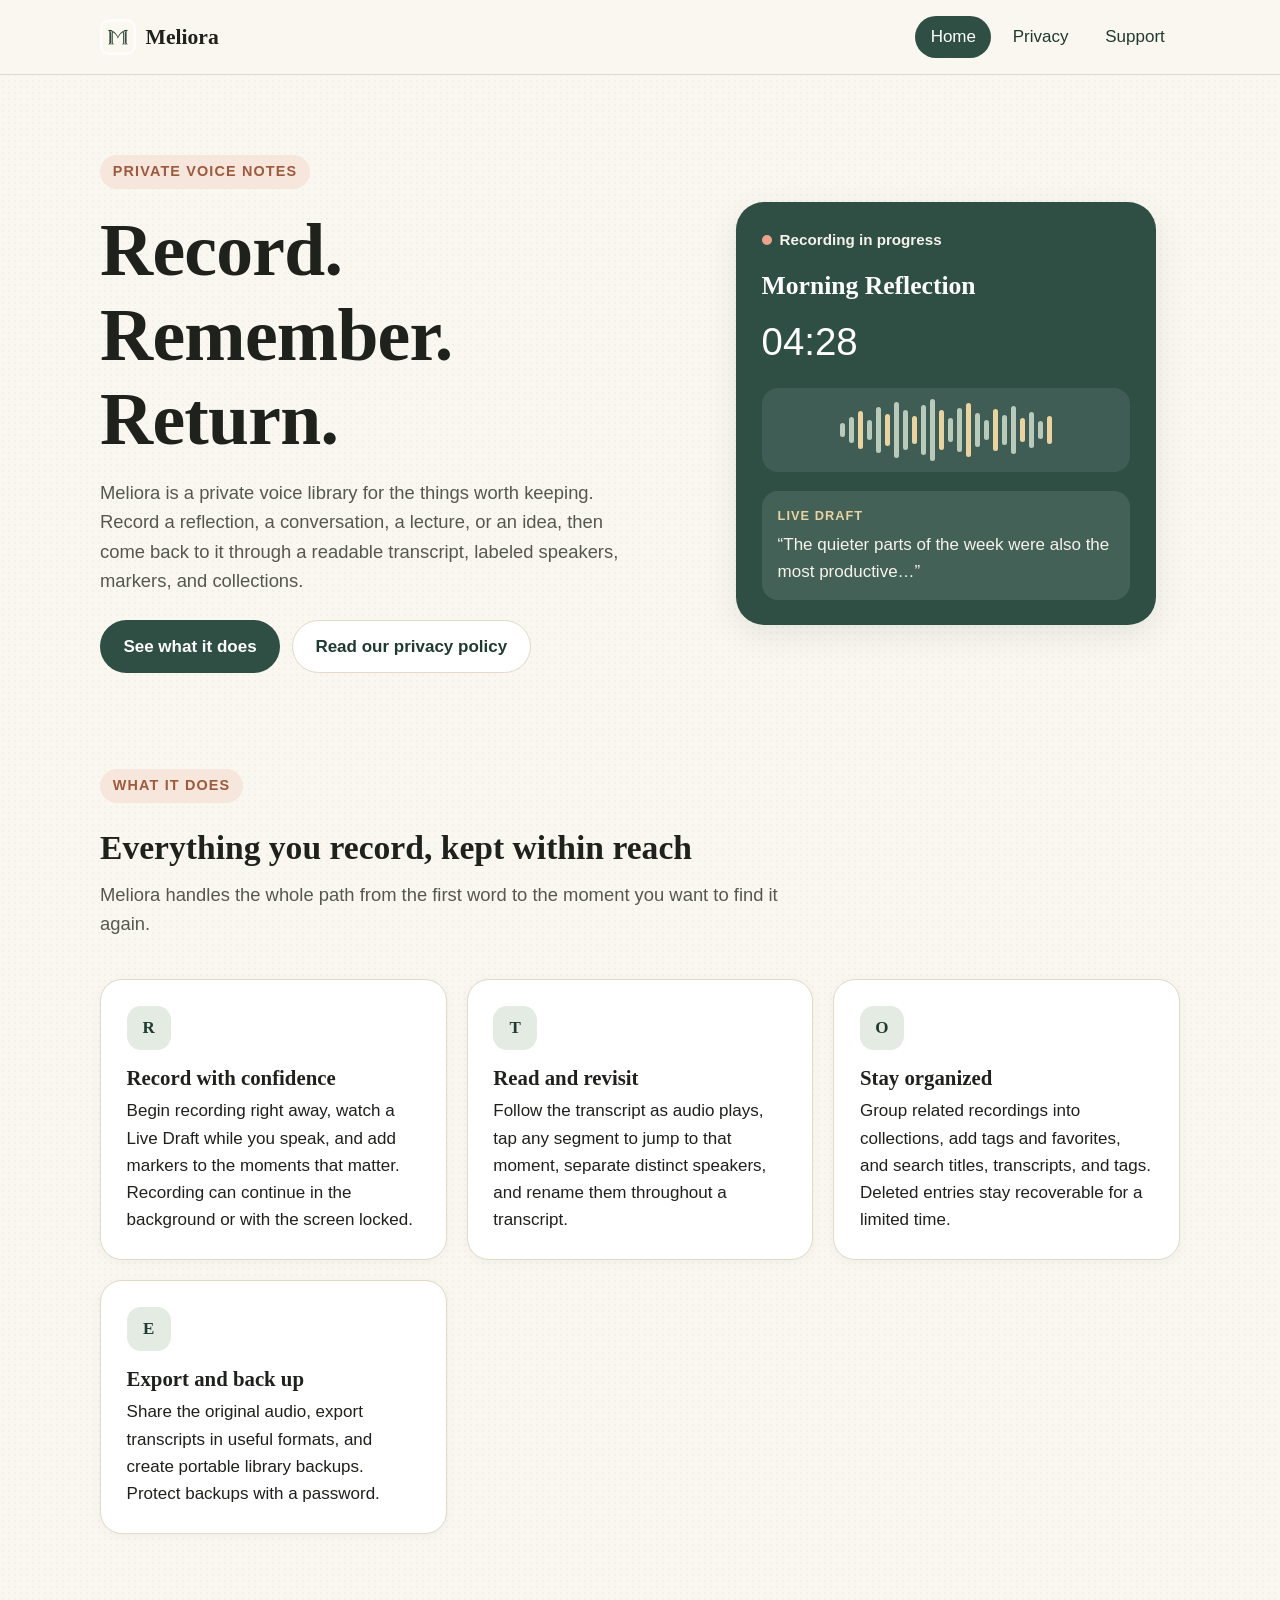
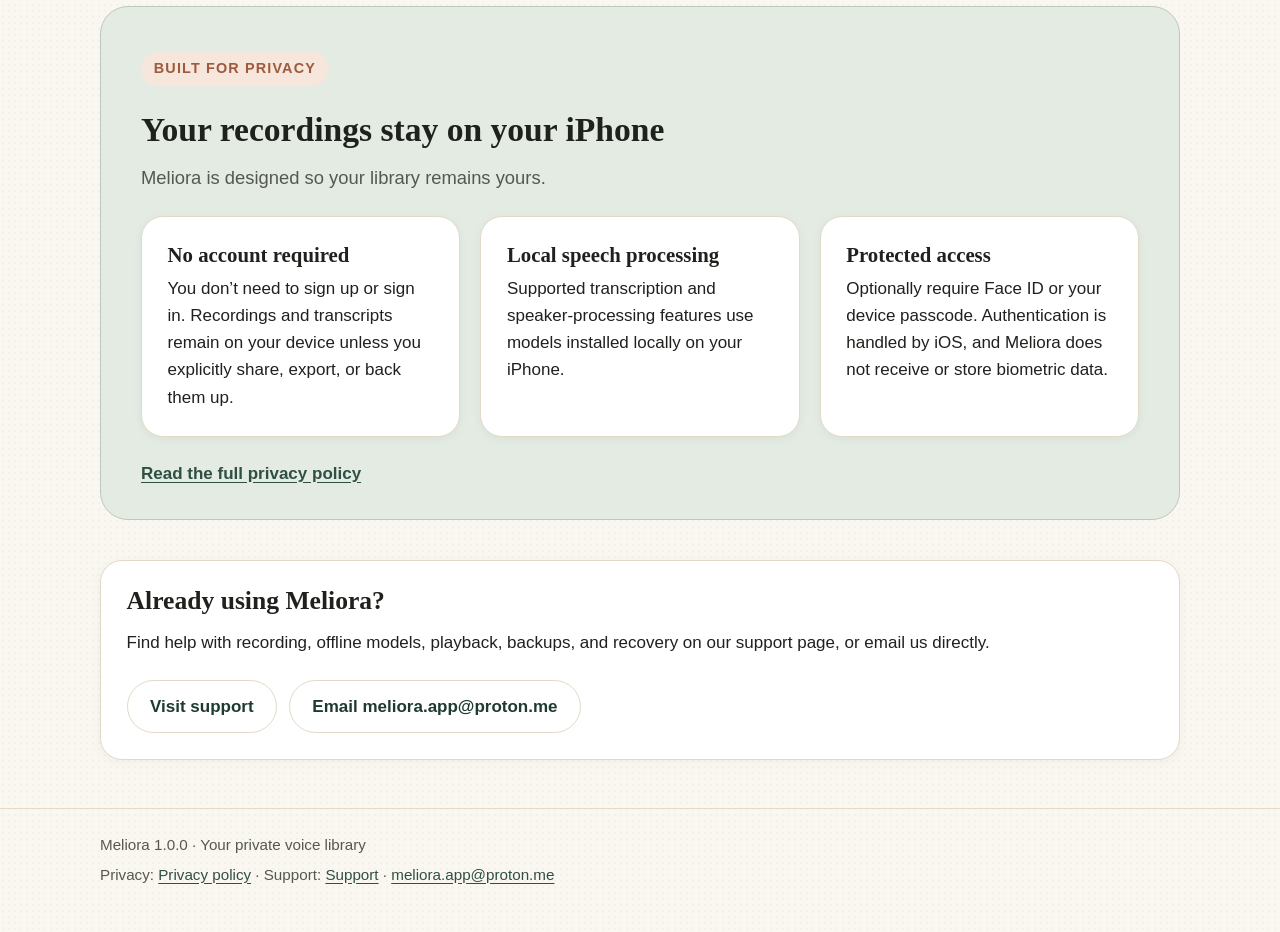
<file: index.html>
<!doctype html>
<html lang="en">
<head>
  <meta charset="utf-8">
  <meta name="viewport" content="width=device-width, initial-scale=1">
  <title>Meliora: Record. Remember. Return.</title>
  <meta name="description" content="Meliora is a private voice library for recording reflections, conversations, and ideas, then returning to them through readable transcripts, speakers, markers, and collections.">
  <meta name="theme-color" content="#2f4f45">
  <link rel="canonical" href="https://weird-guitar.github.io/meliora-support/">
  <meta property="og:title" content="Meliora: Record. Remember. Return.">
  <meta property="og:description" content="A private voice library for recording, transcribing, and returning to the things that matter.">
  <meta property="og:url" content="https://weird-guitar.github.io/meliora-support/">
  <meta property="og:type" content="website">
  <link rel="stylesheet" href="./style.css">
</head>
<body>
  <a class="skip-link" href="#main">Skip to content</a>

  <header class="site-header">
    <div class="container nav">
      <a class="brand" href="./">
        <img src="./assets/meliora-icon.png" alt="" width="36" height="36">
        <span>Meliora</span>
      </a>
      <nav aria-label="Main">
        <ul class="nav-links">
          <li><a href="./" aria-current="page">Home</a></li>
          <li><a href="./privacy/">Privacy</a></li>
          <li><a href="./support/">Support</a></li>
        </ul>
      </nav>
    </div>
  </header>

  <main id="main">
    <div class="container">

      <section class="hero" aria-labelledby="hero-title">
        <div>
          <p class="eyebrow">Private voice notes</p>
          <h1 id="hero-title">Record.<br>Remember.<br>Return.</h1>
          <p class="lede">Meliora is a private voice library for the things worth keeping. Record a reflection, a conversation, a lecture, or an idea, then come back to it through a readable transcript, labeled speakers, markers, and collections.</p>
          <div class="actions">
            <a class="button primary" href="#what-meliora-does">See what it does</a>
            <a class="button secondary" href="./privacy/">Read our privacy policy</a>
          </div>
        </div>

        <div class="hero-card" role="img" aria-label="Example of the Meliora recording screen with fictional content: Morning Reflection, recording in progress, 4 minutes 28 seconds.">
          <p class="status"><span class="dot" aria-hidden="true"></span>Recording in progress</p>
          <p class="card-title">Morning Reflection</p>
          <p class="timer">04:28</p>
          <div class="waveform" aria-hidden="true">
            <span style="--h: 22%"></span>
            <span style="--h: 38%"></span>
            <span style="--h: 55%"></span>
            <span style="--h: 30%"></span>
            <span style="--h: 68%"></span>
            <span style="--h: 46%"></span>
            <span style="--h: 82%"></span>
            <span style="--h: 60%"></span>
            <span style="--h: 42%"></span>
            <span style="--h: 74%"></span>
            <span style="--h: 90%"></span>
            <span style="--h: 58%"></span>
            <span style="--h: 36%"></span>
            <span style="--h: 64%"></span>
            <span style="--h: 80%"></span>
            <span style="--h: 50%"></span>
            <span style="--h: 28%"></span>
            <span style="--h: 62%"></span>
            <span style="--h: 44%"></span>
            <span style="--h: 70%"></span>
            <span style="--h: 34%"></span>
            <span style="--h: 52%"></span>
            <span style="--h: 26%"></span>
            <span style="--h: 40%"></span>
          </div>
          <div class="live-draft">
            <p class="label">Live Draft</p>
            <p>“The quieter parts of the week were also the most productive…”</p>
          </div>
        </div>
      </section>

      <section class="showcase" id="what-meliora-does" aria-labelledby="what-title">
        <div class="section-head">
          <p class="eyebrow">What it does</p>
          <h2 id="what-title">Everything you record, kept within reach</h2>
          <p class="page-intro">Meliora handles the whole path from the first word to the moment you want to find it again.</p>
        </div>

        <div class="features">
          <article class="card">
            <div class="icon" aria-hidden="true">R</div>
            <h3>Record with confidence</h3>
            <p>Begin recording right away, watch a Live Draft while you speak, and add markers to the moments that matter. Recording can continue in the background or with the screen locked.</p>
          </article>

          <article class="card">
            <div class="icon" aria-hidden="true">T</div>
            <h3>Read and revisit</h3>
            <p>Follow the transcript as audio plays, tap any segment to jump to that moment, separate distinct speakers, and rename them throughout a transcript.</p>
          </article>

          <article class="card">
            <div class="icon" aria-hidden="true">O</div>
            <h3>Stay organized</h3>
            <p>Group related recordings into collections, add tags and favorites, and search titles, transcripts, and tags. Deleted entries stay recoverable for a limited time.</p>
          </article>

          <article class="card">
            <div class="icon" aria-hidden="true">E</div>
            <h3>Export and back up</h3>
            <p>Share the original audio, export transcripts in useful formats, and create portable library backups. Protect backups with a password.</p>
          </article>
        </div>
      </section>

      <section class="privacy-band" aria-labelledby="privacy-title">
        <div class="section-head">
          <p class="eyebrow">Built for privacy</p>
          <h2 id="privacy-title">Your recordings stay on your iPhone</h2>
          <p class="page-intro">Meliora is designed so your library remains yours.</p>
        </div>

        <div class="privacy-points">
          <article class="card">
            <h3>No account required</h3>
            <p>You don’t need to sign up or sign in. Recordings and transcripts remain on your device unless you explicitly share, export, or back them up.</p>
          </article>

          <article class="card">
            <h3>Local speech processing</h3>
            <p>Supported transcription and speaker-processing features use models installed locally on your iPhone.</p>
          </article>

          <article class="card">
            <h3>Protected access</h3>
            <p>Optionally require Face ID or your device passcode. Authentication is handled by iOS, and Meliora does not receive or store biometric data.</p>
          </article>
        </div>

        <p class="band-link"><a href="./privacy/">Read the full privacy policy</a></p>
      </section>

      <section class="card returning" aria-labelledby="support-title">
        <h2 id="support-title">Already using Meliora?</h2>
        <p>Find help with recording, offline models, playback, backups, and recovery on our support page, or email us directly.</p>
        <div class="actions">
          <a class="button secondary" href="./support/">Visit support</a>
          <a class="button secondary" href="mailto:meliora.app@proton.me">Email meliora.app@proton.me</a>
        </div>
      </section>

    </div>
  </main>

  <footer class="site-footer">
    <div class="container">
      <p>Meliora 1.0.0 · Your private voice library</p>
      <p>Privacy: <a href="./privacy/">Privacy policy</a> · Support: <a href="./support/">Support</a> · <a href="mailto:meliora.app@proton.me">meliora.app@proton.me</a></p>
    </div>
  </footer>
</body>
</html>
</file>
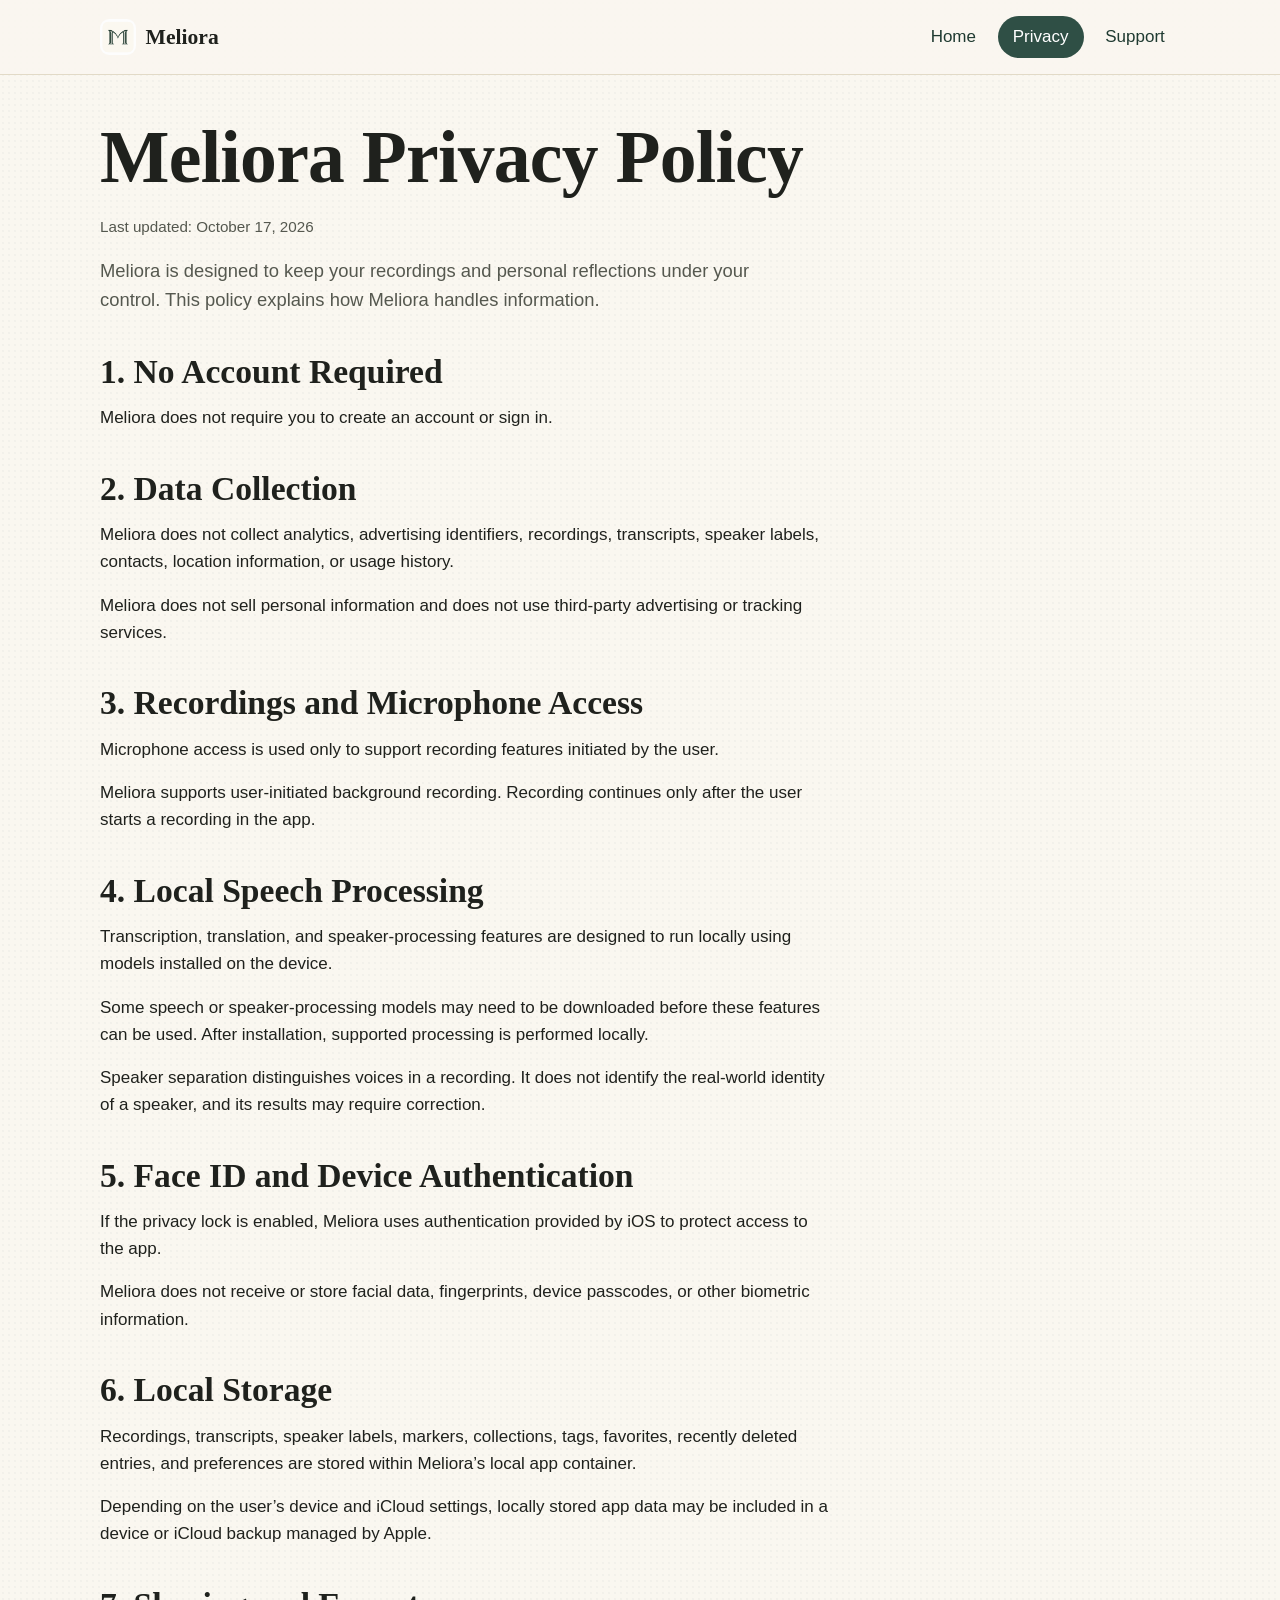
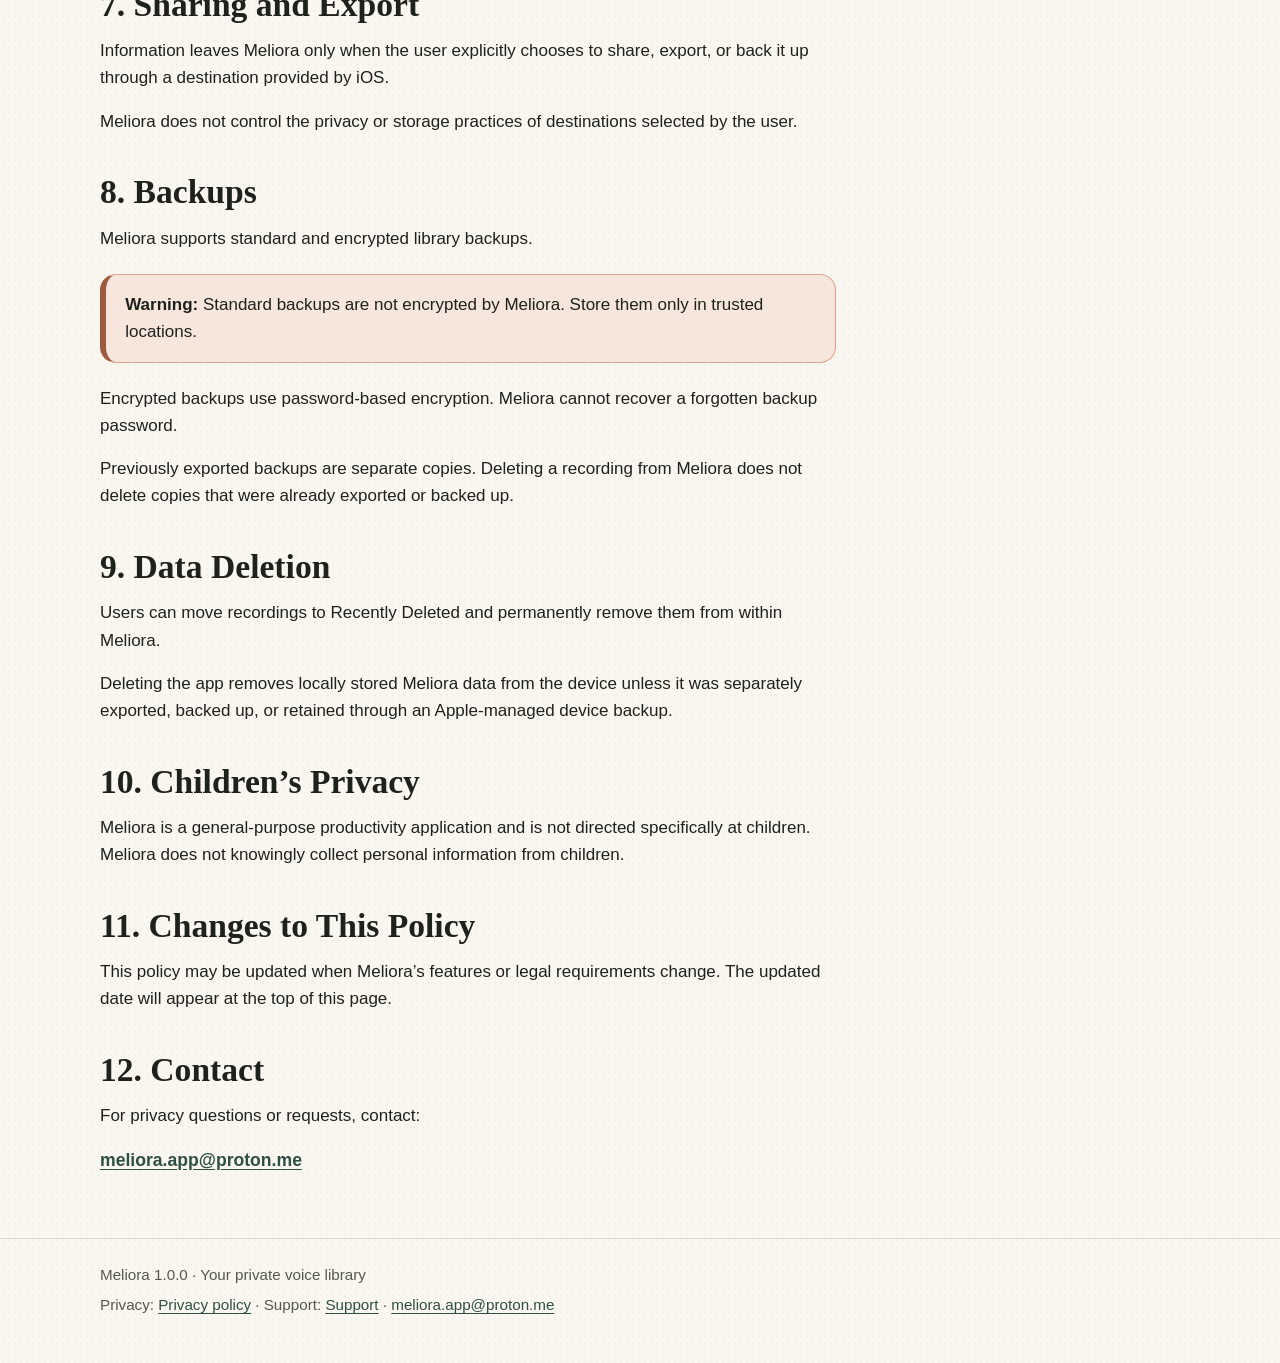
<file: privacy/index.html>
<!doctype html>
<html lang="en">
<head>
  <meta charset="utf-8">
  <meta name="viewport" content="width=device-width, initial-scale=1">
  <title>Meliora Privacy Policy</title>
  <meta name="description" content="How Meliora handles your recordings, transcripts, speaker labels, backups, and personal data. No account, no analytics, and local processing on your device.">
  <meta name="theme-color" content="#2f4f45">
  <link rel="canonical" href="https://weird-guitar.github.io/meliora-support/privacy/">
  <meta property="og:title" content="Meliora Privacy Policy">
  <meta property="og:description" content="Meliora keeps your recordings and personal reflections under your control. Read how the app handles information.">
  <meta property="og:url" content="https://weird-guitar.github.io/meliora-support/privacy/">
  <meta property="og:type" content="article">
  <link rel="stylesheet" href="../style.css">
</head>
<body>
  <a class="skip-link" href="#main">Skip to content</a>

  <header class="site-header">
    <div class="container nav">
      <a class="brand" href="../">
        <img src="../assets/meliora-icon.png" alt="" width="36" height="36">
        <span>Meliora</span>
      </a>
      <nav aria-label="Main">
        <ul class="nav-links">
          <li><a href="../">Home</a></li>
          <li><a href="./" aria-current="page">Privacy</a></li>
          <li><a href="../support/">Support</a></li>
        </ul>
      </nav>
    </div>
  </header>

  <main id="main">
    <div class="container page">
      <h1>Meliora Privacy Policy</h1>
      <p class="meta">Last updated: October 17, 2026</p>

      <div class="prose">
        <p class="page-intro">Meliora is designed to keep your recordings and personal reflections under your control. This policy explains how Meliora handles information.</p>

        <h2>1. No Account Required</h2>
        <p>Meliora does not require you to create an account or sign in.</p>

        <h2>2. Data Collection</h2>
        <p>Meliora does not collect analytics, advertising identifiers, recordings, transcripts, speaker labels, contacts, location information, or usage history.</p>
        <p>Meliora does not sell personal information and does not use third-party advertising or tracking services.</p>

        <h2>3. Recordings and Microphone Access</h2>
        <p>Microphone access is used only to support recording features initiated by the user.</p>
        <p>Meliora supports user-initiated background recording. Recording continues only after the user starts a recording in the app.</p>

        <h2>4. Local Speech Processing</h2>
        <p>Transcription, translation, and speaker-processing features are designed to run locally using models installed on the device.</p>
        <p>Some speech or speaker-processing models may need to be downloaded before these features can be used. After installation, supported processing is performed locally.</p>
        <p>Speaker separation distinguishes voices in a recording. It does not identify the real-world identity of a speaker, and its results may require correction.</p>

        <h2>5. Face ID and Device Authentication</h2>
        <p>If the privacy lock is enabled, Meliora uses authentication provided by iOS to protect access to the app.</p>
        <p>Meliora does not receive or store facial data, fingerprints, device passcodes, or other biometric information.</p>

        <h2>6. Local Storage</h2>
        <p>Recordings, transcripts, speaker labels, markers, collections, tags, favorites, recently deleted entries, and preferences are stored within Meliora’s local app container.</p>
        <p>Depending on the user’s device and iCloud settings, locally stored app data may be included in a device or iCloud backup managed by Apple.</p>

        <h2>7. Sharing and Export</h2>
        <p>Information leaves Meliora only when the user explicitly chooses to share, export, or back it up through a destination provided by iOS.</p>
        <p>Meliora does not control the privacy or storage practices of destinations selected by the user.</p>

        <h2>8. Backups</h2>
        <p>Meliora supports standard and encrypted library backups.</p>
        <aside class="callout warning" aria-label="Backup warning">
          <p><strong>Warning:</strong> Standard backups are not encrypted by Meliora. Store them only in trusted locations.</p>
        </aside>
        <p>Encrypted backups use password-based encryption. Meliora cannot recover a forgotten backup password.</p>
        <p>Previously exported backups are separate copies. Deleting a recording from Meliora does not delete copies that were already exported or backed up.</p>

        <h2>9. Data Deletion</h2>
        <p>Users can move recordings to Recently Deleted and permanently remove them from within Meliora.</p>
        <p>Deleting the app removes locally stored Meliora data from the device unless it was separately exported, backed up, or retained through an Apple-managed device backup.</p>

        <h2>10. Children’s Privacy</h2>
        <p>Meliora is a general-purpose productivity application and is not directed specifically at children. Meliora does not knowingly collect personal information from children.</p>

        <h2>11. Changes to This Policy</h2>
        <p>This policy may be updated when Meliora’s features or legal requirements change. The updated date will appear at the top of this page.</p>

        <h2>12. Contact</h2>
        <p>For privacy questions or requests, contact:</p>
        <p><a class="mailto" href="mailto:meliora.app@proton.me">meliora.app@proton.me</a></p>
      </div>
    </div>
  </main>

  <footer class="site-footer">
    <div class="container">
      <p>Meliora 1.0.0 · Your private voice library</p>
      <p>Privacy: <a href="./">Privacy policy</a> · Support: <a href="../support/">Support</a> · <a href="mailto:meliora.app@proton.me">meliora.app@proton.me</a></p>
    </div>
  </footer>
</body>
</html>
</file>
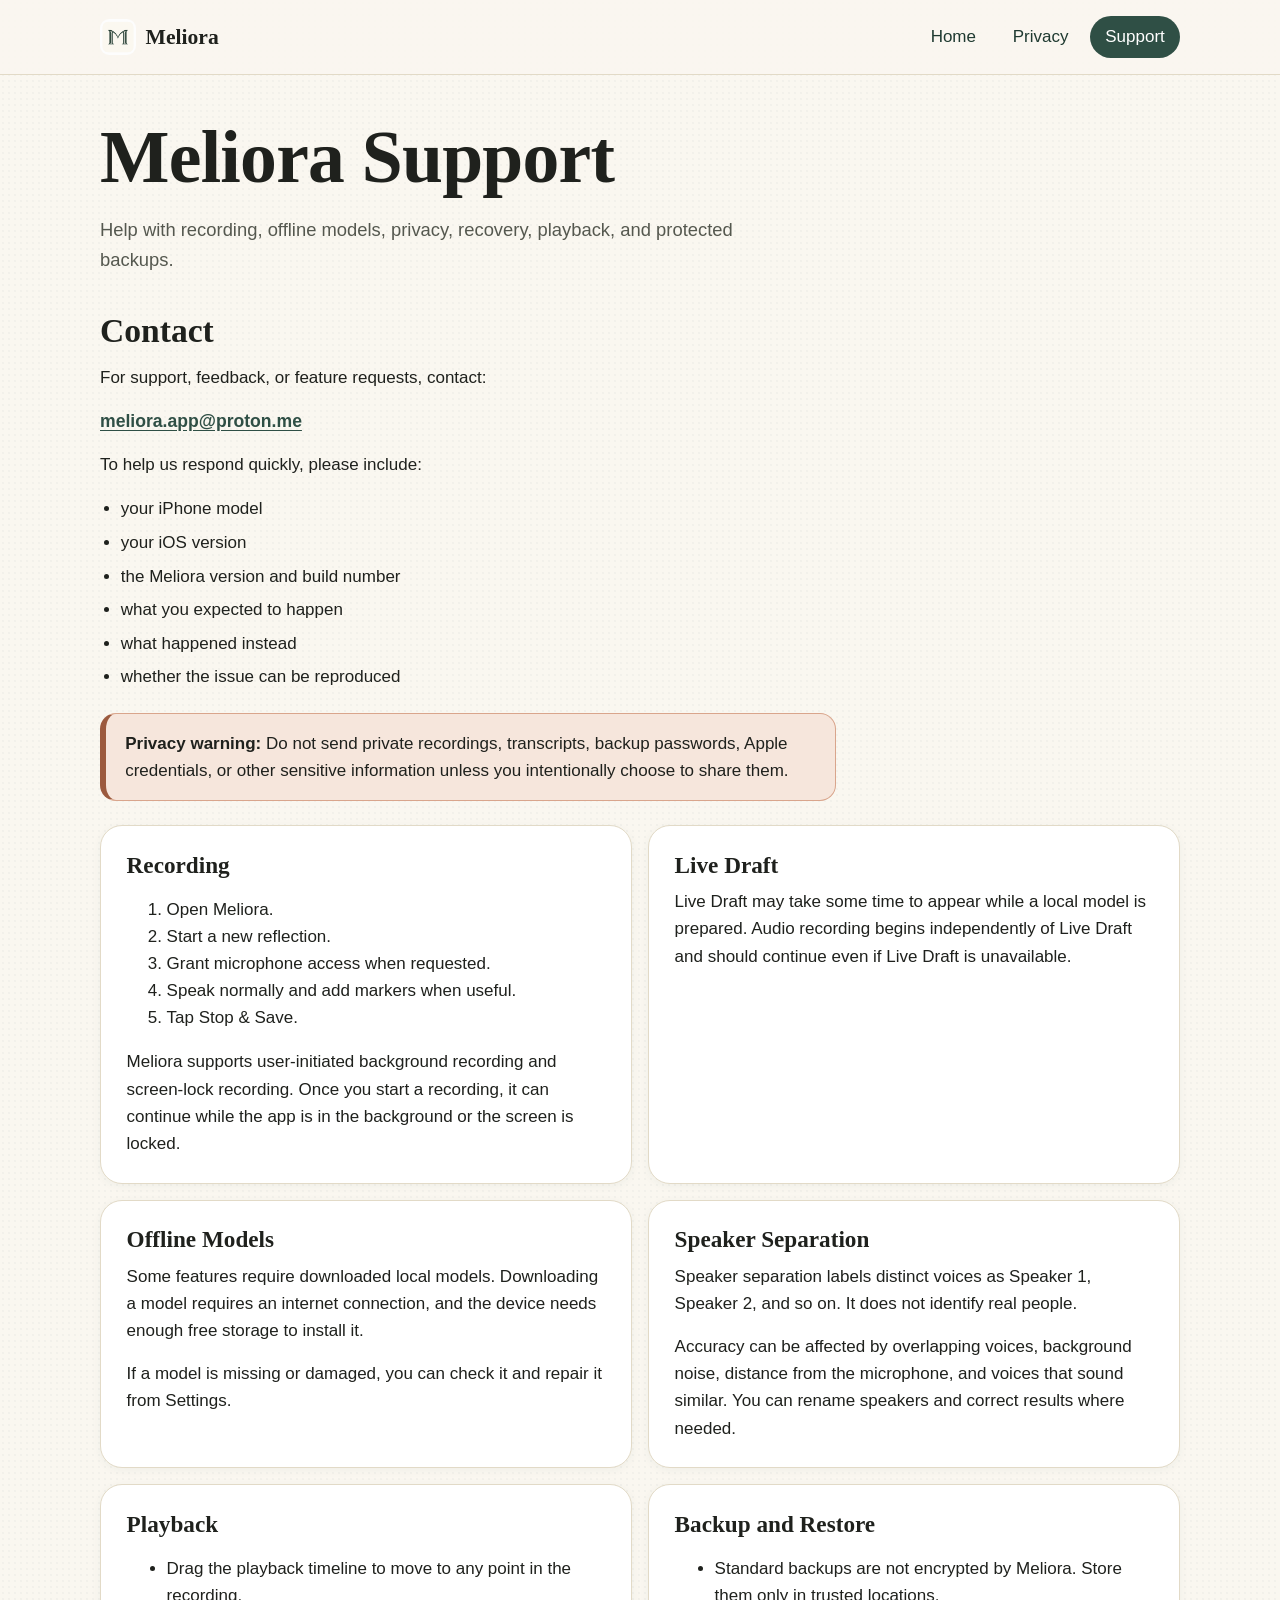
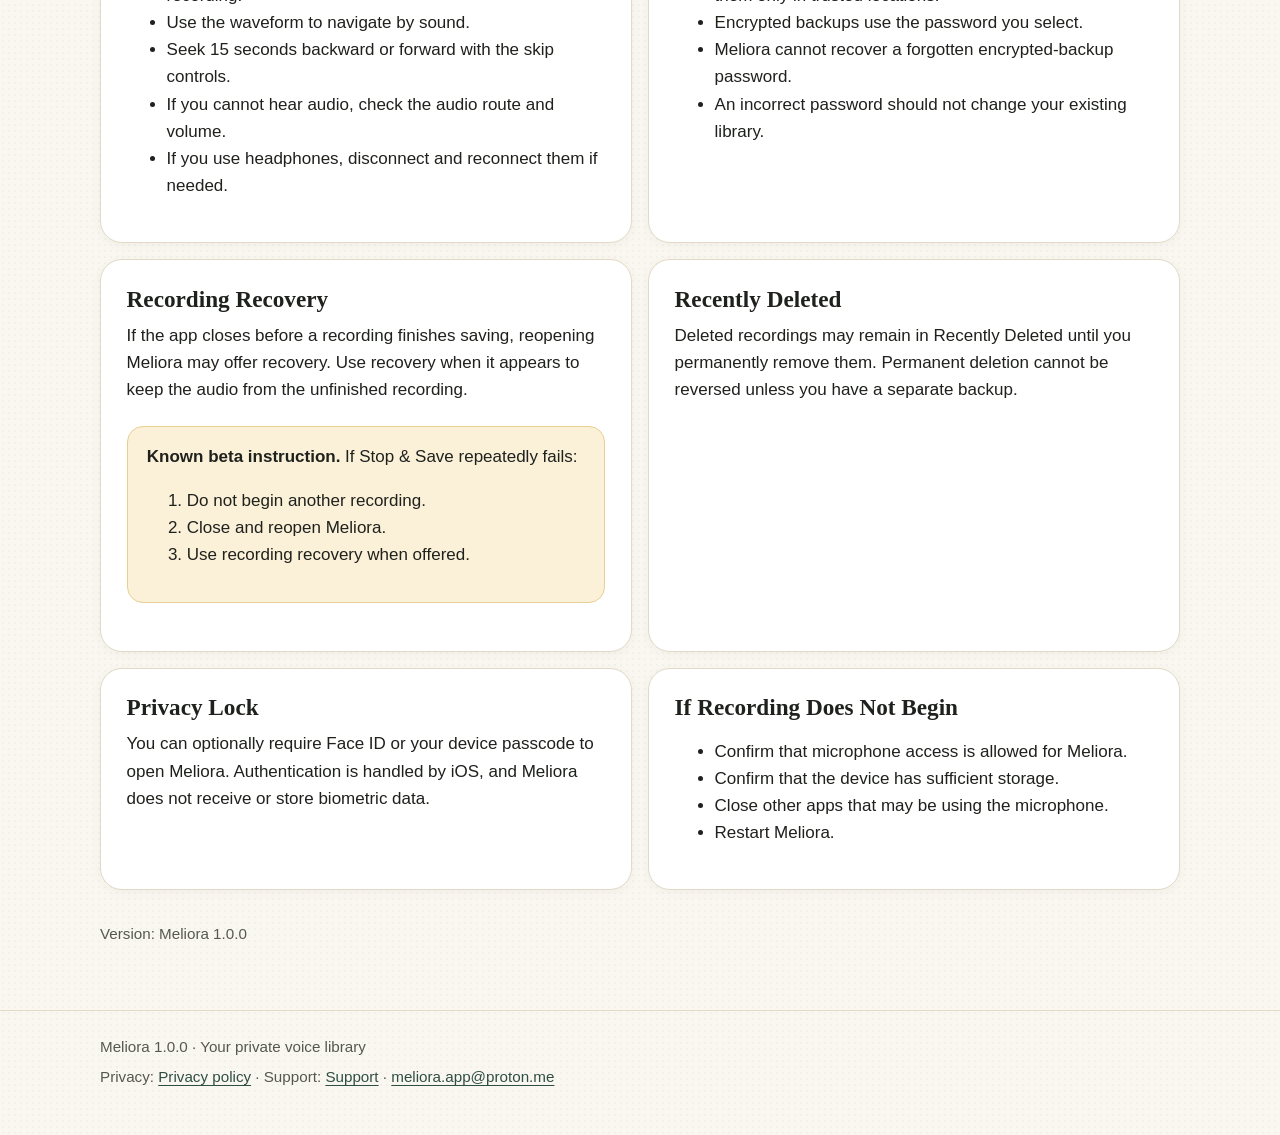
<file: support/index.html>
<!doctype html>
<html lang="en">
<head>
  <meta charset="utf-8">
  <meta name="viewport" content="width=device-width, initial-scale=1">
  <title>Meliora Support</title>
  <meta name="description" content="Help with recording, offline models, speaker separation, playback, backups, recording recovery, and privacy in Meliora 1.0.0.">
  <meta name="theme-color" content="#2f4f45">
  <link rel="canonical" href="https://weird-guitar.github.io/meliora-support/support/">
  <meta property="og:title" content="Meliora Support">
  <meta property="og:description" content="Guidance for recording, offline models, playback, backups, recovery, and privacy in Meliora.">
  <meta property="og:url" content="https://weird-guitar.github.io/meliora-support/support/">
  <meta property="og:type" content="website">
  <link rel="stylesheet" href="../style.css">
</head>
<body>
  <a class="skip-link" href="#main">Skip to content</a>

  <header class="site-header">
    <div class="container nav">
      <a class="brand" href="../">
        <img src="../assets/meliora-icon.png" alt="" width="36" height="36">
        <span>Meliora</span>
      </a>
      <nav aria-label="Main">
        <ul class="nav-links">
          <li><a href="../">Home</a></li>
          <li><a href="../privacy/">Privacy</a></li>
          <li><a href="./" aria-current="page">Support</a></li>
        </ul>
      </nav>
    </div>
  </header>

  <main id="main">
    <div class="container page">
      <h1>Meliora Support</h1>
      <p class="page-intro">Help with recording, offline models, privacy, recovery, playback, and protected backups.</p>

      <div class="prose">
        <h2>Contact</h2>
        <p>For support, feedback, or feature requests, contact:</p>
        <p><a class="mailto" href="mailto:meliora.app@proton.me">meliora.app@proton.me</a></p>

        <p>To help us respond quickly, please include:</p>
        <ul>
          <li>your iPhone model</li>
          <li>your iOS version</li>
          <li>the Meliora version and build number</li>
          <li>what you expected to happen</li>
          <li>what happened instead</li>
          <li>whether the issue can be reproduced</li>
        </ul>

        <aside class="callout warning" aria-label="Privacy warning">
          <p><strong>Privacy warning:</strong> Do not send private recordings, transcripts, backup passwords, Apple credentials, or other sensitive information unless you intentionally choose to share them.</p>
        </aside>
      </div>

      <div class="section-list">

        <section class="card" aria-labelledby="recording">
          <h2 id="recording">Recording</h2>
          <ol>
            <li>Open Meliora.</li>
            <li>Start a new reflection.</li>
            <li>Grant microphone access when requested.</li>
            <li>Speak normally and add markers when useful.</li>
            <li>Tap Stop &amp; Save.</li>
          </ol>
          <p>Meliora supports user-initiated background recording and screen-lock recording. Once you start a recording, it can continue while the app is in the background or the screen is locked.</p>
        </section>

        <section class="card" aria-labelledby="live-draft">
          <h2 id="live-draft">Live Draft</h2>
          <p>Live Draft may take some time to appear while a local model is prepared. Audio recording begins independently of Live Draft and should continue even if Live Draft is unavailable.</p>
        </section>

        <section class="card" aria-labelledby="models">
          <h2 id="models">Offline Models</h2>
          <p>Some features require downloaded local models. Downloading a model requires an internet connection, and the device needs enough free storage to install it.</p>
          <p>If a model is missing or damaged, you can check it and repair it from Settings.</p>
        </section>

        <section class="card" aria-labelledby="speakers">
          <h2 id="speakers">Speaker Separation</h2>
          <p>Speaker separation labels distinct voices as Speaker 1, Speaker 2, and so on. It does not identify real people.</p>
          <p>Accuracy can be affected by overlapping voices, background noise, distance from the microphone, and voices that sound similar. You can rename speakers and correct results where needed.</p>
        </section>

        <section class="card" aria-labelledby="playback">
          <h2 id="playback">Playback</h2>
          <ul>
            <li>Drag the playback timeline to move to any point in the recording.</li>
            <li>Use the waveform to navigate by sound.</li>
            <li>Seek 15 seconds backward or forward with the skip controls.</li>
            <li>If you cannot hear audio, check the audio route and volume.</li>
            <li>If you use headphones, disconnect and reconnect them if needed.</li>
          </ul>
        </section>

        <section class="card" aria-labelledby="backup">
          <h2 id="backup">Backup and Restore</h2>
          <ul>
            <li>Standard backups are not encrypted by Meliora. Store them only in trusted locations.</li>
            <li>Encrypted backups use the password you select.</li>
            <li>Meliora cannot recover a forgotten encrypted-backup password.</li>
            <li>An incorrect password should not change your existing library.</li>
          </ul>
        </section>

        <section class="card" aria-labelledby="recovery">
          <h2 id="recovery">Recording Recovery</h2>
          <p>If the app closes before a recording finishes saving, reopening Meliora may offer recovery. Use recovery when it appears to keep the audio from the unfinished recording.</p>
          <div class="callout note">
            <p><strong>Known beta instruction.</strong> If Stop &amp; Save repeatedly fails:</p>
            <ol>
              <li>Do not begin another recording.</li>
              <li>Close and reopen Meliora.</li>
              <li>Use recording recovery when offered.</li>
            </ol>
          </div>
        </section>

        <section class="card" aria-labelledby="deleted">
          <h2 id="deleted">Recently Deleted</h2>
          <p>Deleted recordings may remain in Recently Deleted until you permanently remove them. Permanent deletion cannot be reversed unless you have a separate backup.</p>
        </section>

        <section class="card" aria-labelledby="lock">
          <h2 id="lock">Privacy Lock</h2>
          <p>You can optionally require Face ID or your device passcode to open Meliora. Authentication is handled by iOS, and Meliora does not receive or store biometric data.</p>
        </section>

        <section class="card" aria-labelledby="not-starting">
          <h2 id="not-starting">If Recording Does Not Begin</h2>
          <ul>
            <li>Confirm that microphone access is allowed for Meliora.</li>
            <li>Confirm that the device has sufficient storage.</li>
            <li>Close other apps that may be using the microphone.</li>
            <li>Restart Meliora.</li>
          </ul>
        </section>

      </div>

      <p class="meta" style="margin-top: 2rem;">Version: Meliora 1.0.0</p>
    </div>
  </main>

  <footer class="site-footer">
    <div class="container">
      <p>Meliora 1.0.0 · Your private voice library</p>
      <p>Privacy: <a href="../privacy/">Privacy policy</a> · Support: <a href="./">Support</a> · <a href="mailto:meliora.app@proton.me">meliora.app@proton.me</a></p>
    </div>
  </footer>
</body>
</html>
</file>
<file: style.css>
:root {
  --cream: #faf7f0;
  --paper: #f3eee2;
  --card: #ffffff;
  --line: #e2dac7;
  --green: #2f4f45;
  --green-deep: #1f3a31;
  --sage: #b9cabb;
  --sage-soft: #e3ebe3;
  --terracotta: #9c5a3e;
  --terracotta-soft: #f6e6dc;
  --amber: #e3b25f;
  --amber-soft: #fbf1d9;
  --ink: #1f211d;
  --muted: #55584f;
  --radius: 22px;
  --shadow: 0 10px 30px rgba(47, 79, 69, 0.10);
  --serif: "Iowan Old Style", Baskerville, Georgia, "Times New Roman", serif;
  --sans: -apple-system, BlinkMacSystemFont, "SF Pro Text", "Segoe UI", sans-serif;
}

*, *::before, *::after { box-sizing: border-box; }

html { -webkit-text-size-adjust: 100%; }

body {
  margin: 0;
  min-height: 100vh;
  font-family: var(--sans);
  font-size: 1.0625rem;
  line-height: 1.6;
  color: var(--ink);
  background-color: var(--cream);
  background-image:
    radial-gradient(rgba(47, 79, 69, 0.035) 1px, transparent 1px);
  background-size: 6px 6px;
}

img { max-width: 100%; height: auto; display: block; }

a { color: var(--green); text-underline-offset: 3px; }
a:hover { color: var(--green-deep); }

a:focus-visible,
button:focus-visible {
  outline: 3px solid var(--green-deep);
  outline-offset: 3px;
  border-radius: 6px;
}

h1, h2, h3 {
  font-family: var(--serif);
  color: var(--ink);
  line-height: 1.15;
  font-weight: 700;
}

h1 { font-size: clamp(2.6rem, 8vw, 4.6rem); margin: 0 0 1rem; letter-spacing: -0.01em; }
h2 { font-size: clamp(1.6rem, 4vw, 2.1rem); margin: 2.4rem 0 0.8rem; }
h3 { font-size: 1.3rem; margin: 0 0 0.5rem; }

p { margin: 0 0 1rem; }

.container {
  width: min(1080px, 100% - 2.5rem);
  margin-inline: auto;
}

.visually-hidden {
  position: absolute !important;
  width: 1px; height: 1px;
  overflow: hidden;
  clip: rect(0 0 0 0);
  white-space: nowrap;
}

.skip-link {
  position: absolute;
  left: 1rem;
  top: -4rem;
  background: var(--green);
  color: #fff;
  padding: 0.6rem 1rem;
  border-radius: 999px;
  z-index: 10;
}
.skip-link:focus { top: 1rem; }

/* Navigation */
.site-header {
  border-bottom: 1px solid var(--line);
  background: rgba(250, 247, 240, 0.92);
}
.nav {
  display: flex;
  flex-wrap: wrap;
  align-items: center;
  justify-content: space-between;
  gap: 0.75rem 1.5rem;
  padding: 1rem 0;
}
.brand {
  display: inline-flex;
  align-items: center;
  gap: 0.6rem;
  text-decoration: none;
  color: var(--ink);
  font-family: var(--serif);
  font-size: 1.35rem;
  font-weight: 700;
}
.brand img { width: 36px; height: 36px; border-radius: 9px; }
.nav-links {
  list-style: none;
  display: flex;
  flex-wrap: wrap;
  gap: 0.4rem;
  margin: 0;
  padding: 0;
}
.nav-links a {
  display: inline-block;
  padding: 0.45rem 0.95rem;
  border-radius: 999px;
  text-decoration: none;
  color: var(--green-deep);
  background: transparent;
  font-weight: 500;
}
.nav-links a:hover { background: var(--sage-soft); }
.nav-links a[aria-current="page"] {
  background: var(--green);
  color: #fff;
}

/* Hero */
.hero {
  display: grid;
  gap: 2.5rem;
  align-items: center;
  padding: 3.5rem 0 2.5rem;
}
.eyebrow {
  display: inline-block;
  font-size: 0.9rem;
  font-weight: 600;
  letter-spacing: 0.08em;
  text-transform: uppercase;
  color: var(--terracotta);
  background: var(--terracotta-soft);
  padding: 0.35rem 0.8rem;
  border-radius: 999px;
  margin-bottom: 1.2rem;
}
.lede {
  font-size: 1.15rem;
  color: var(--muted);
  max-width: 34rem;
}
.actions {
  display: flex;
  flex-wrap: wrap;
  gap: 0.75rem;
  margin-top: 1.5rem;
}
.button {
  display: inline-flex;
  align-items: center;
  justify-content: center;
  min-height: 48px;
  padding: 0.75rem 1.4rem;
  border-radius: 999px;
  font-weight: 600;
  text-decoration: none;
  border: 1px solid transparent;
}
.button.primary {
  background: var(--green);
  color: #ffffff;
}
.button.primary:hover { background: var(--green-deep); color: #ffffff; }
.button.secondary {
  background: var(--card);
  color: var(--green-deep);
  border-color: var(--line);
}
.button.secondary:hover { background: var(--sage-soft); color: var(--green-deep); }

/* App-style recording preview */
.hero-card {
  background: var(--green);
  color: #f6f3ea;
  border-radius: 28px;
  padding: 1.6rem;
  box-shadow: var(--shadow);
  max-width: 420px;
  width: 100%;
  justify-self: center;
}
.status {
  display: flex;
  align-items: center;
  gap: 0.5rem;
  font-size: 0.95rem;
  font-weight: 600;
  margin: 0 0 0.9rem;
  color: #f6f3ea;
}
.dot {
  width: 10px;
  height: 10px;
  border-radius: 50%;
  background: #e9a48a;
  display: inline-block;
}
.card-title {
  font-family: var(--serif);
  font-size: 1.6rem;
  font-weight: 700;
  margin: 0 0 0.2rem;
  color: #ffffff;
}
.timer {
  font-variant-numeric: tabular-nums;
  font-size: 2.4rem;
  font-weight: 300;
  margin: 0 0 1rem;
  color: #ffffff;
}
.waveform {
  display: flex;
  align-items: center;
  justify-content: center;
  gap: 4px;
  height: 84px;
  margin: 0 0 1.2rem;
  padding: 0.5rem;
  background: rgba(255, 255, 255, 0.08);
  border-radius: 16px;
}
.waveform span {
  display: block;
  width: 5px;
  height: var(--h);
  border-radius: 3px;
  background: var(--sage);
}
.waveform span:nth-child(3n) { background: #e9d3a1; }
.live-draft {
  background: rgba(255, 255, 255, 0.10);
  border-radius: 16px;
  padding: 0.9rem 1rem;
}
.live-draft .label {
  font-size: 0.8rem;
  font-weight: 700;
  text-transform: uppercase;
  letter-spacing: 0.08em;
  color: #e9d3a1;
  margin-bottom: 0.3rem;
}
.live-draft p:last-child { margin: 0; color: #f6f3ea; }

/* Cards */
.features {
  display: grid;
  gap: 1.25rem;
  padding: 1rem 0 2rem;
}
.card {
  background: var(--card);
  border: 1px solid var(--line);
  border-radius: var(--radius);
  padding: 1.6rem;
  box-shadow: 0 2px 10px rgba(47, 79, 69, 0.05);
}
.card p:last-child { margin-bottom: 0; }
.card .icon {
  width: 44px;
  height: 44px;
  border-radius: 14px;
  background: var(--sage-soft);
  color: var(--green-deep);
  display: grid;
  place-items: center;
  font-family: var(--serif);
  font-weight: 700;
  margin-bottom: 1rem;
}

.cta {
  margin: 1.5rem 0 3rem;
  background: var(--sage-soft);
  border-color: var(--sage);
}
.cta .actions { margin-top: 1rem; }

/* Content pages */
.page {
  padding: 2.5rem 0 1rem;
}
.page-intro {
  font-size: 1.15rem;
  color: var(--muted);
  max-width: 44rem;
}
.meta {
  font-size: 0.95rem;
  color: var(--muted);
}
.prose {
  max-width: 46rem;
}
.prose ol, .prose ul { padding-left: 1.3rem; }
.prose li { margin-bottom: 0.4rem; }

.callout {
  border-radius: 16px;
  padding: 1rem 1.2rem;
  margin: 1.4rem 0;
  border: 1px solid var(--line);
  background: var(--card);
}
.callout p:last-child { margin-bottom: 0; }
.callout.warning {
  background: var(--terracotta-soft);
  border: 1px solid #d9a58c;
  border-left: 6px solid var(--terracotta);
  color: var(--ink);
}
.callout.note {
  background: var(--amber-soft);
  border: 1px solid #e8cf93;
}
.callout strong { color: var(--ink); }

.mailto {
  font-weight: 600;
  font-size: 1.1rem;
  word-break: break-word;
}

.section-list {
  display: grid;
  gap: 1rem;
  margin-top: 1.5rem;
}
.section-list .card h2 {
  margin: 0 0 0.6rem;
  font-size: 1.45rem;
}

/* Footer */
.site-footer {
  border-top: 1px solid var(--line);
  margin-top: 2rem;
  padding: 1.5rem 0 2.5rem;
  color: var(--muted);
  font-size: 0.95rem;
}
.site-footer p { margin: 0 0 0.35rem; }

/* 404 */
.notfound {
  text-align: center;
  padding: 5rem 0;
}
.notfound .brand-mark {
  width: 84px;
  height: 84px;
  border-radius: 22px;
  margin: 0 auto 1.5rem;
}

/* Wider layouts */
@media (min-width: 860px) {
  .hero {
    grid-template-columns: 1.1fr 0.9fr;
    padding: 5rem 0 3.5rem;
  }
  .features {
    grid-template-columns: repeat(3, 1fr);
  }
  .section-list {
    grid-template-columns: 1fr 1fr;
  }
}

@media (prefers-reduced-motion: no-preference) {
  .card { transition: transform 0.2s ease, box-shadow 0.2s ease; }
  .card:hover { transform: translateY(-2px); box-shadow: var(--shadow); }
  .dot { animation: gentle-pulse 2.4s ease-in-out infinite; }
  @keyframes gentle-pulse {
    0%, 100% { opacity: 1; }
    50% { opacity: 0.45; }
  }
}

@media (prefers-reduced-motion: reduce) {
  *, *::before, *::after {
    animation: none !important;
    transition: none !important;
    scroll-behavior: auto !important;
  }
}

/* Homepage sections */
.showcase, .privacy-band {
  padding: 2.5rem 0 1rem;
}
.section-head {
  max-width: 44rem;
  margin-bottom: 1.5rem;
}
.section-head h2 {
  margin-top: 0.4rem;
}
.privacy-band {
  margin-top: 1.5rem;
  background: var(--sage-soft);
  border: 1px solid var(--sage);
  border-radius: 28px;
  padding: 2.2rem 1.5rem 1.6rem;
}
.privacy-points {
  display: grid;
  gap: 1.25rem;
}
.band-link {
  margin: 1.4rem 0 0;
  font-weight: 600;
}
.returning {
  margin: 2.5rem 0 3rem;
  background: var(--card);
}
.returning h2 {
  margin-top: 0;
  font-size: 1.6rem;
}
@media (min-width: 860px) {
  .privacy-band {
    padding: 2.8rem 2.5rem 2rem;
  }
  .privacy-points {
    grid-template-columns: repeat(3, 1fr);
  }
}
</file>
